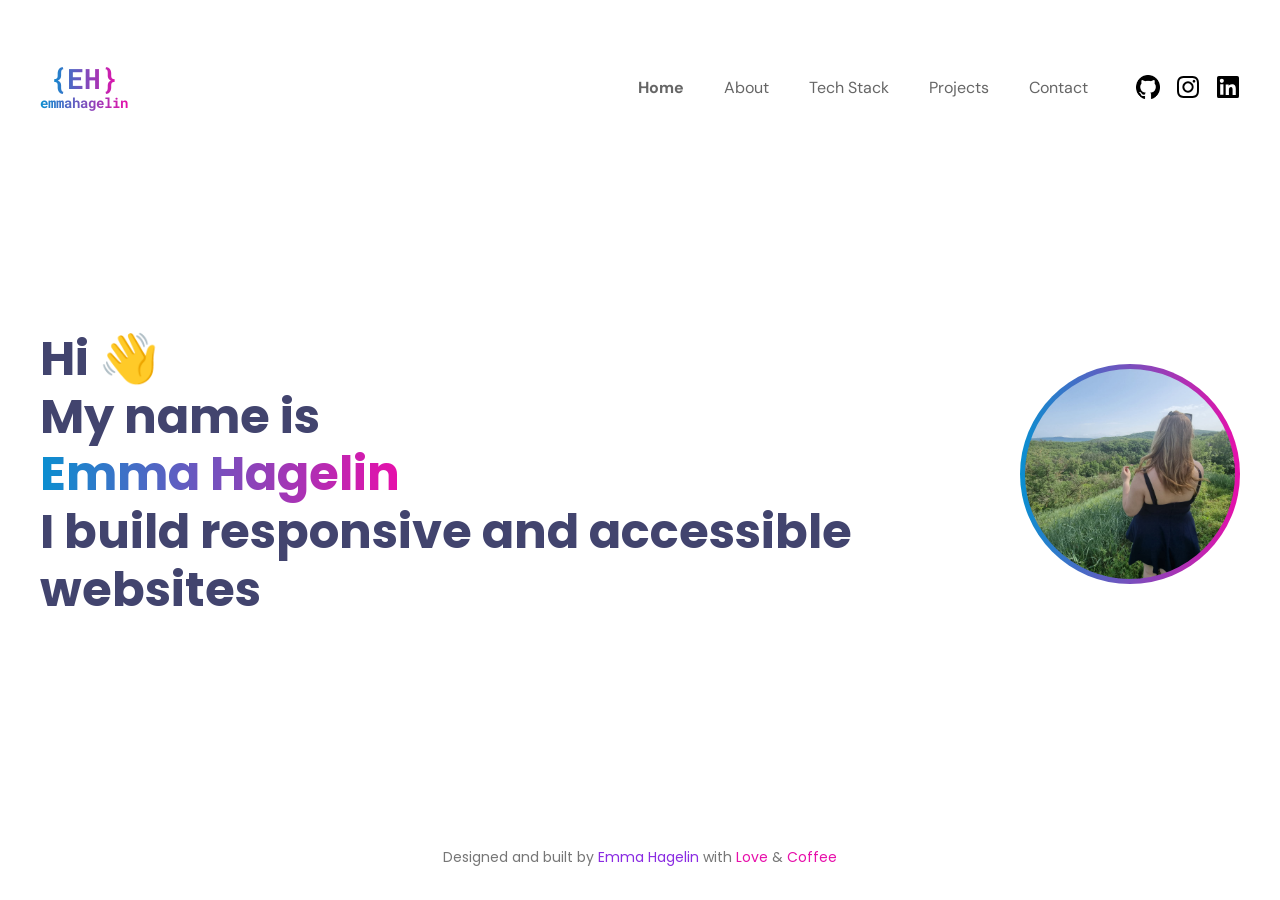
<file: index.html>
<!DOCTYPE html>
<html lang="en">
<head>
    <meta charset="UTF-8">
    <meta name="viewport" content="width=device-width, initial-scale=1.0">
    <title>Emma Hagelin - Home</title>
    <link rel="preconnect" href="https://fonts.googleapis.com">
    <link rel="preconnect" href="https://fonts.gstatic.com" crossorigin>
    <link href="https://fonts.googleapis.com/css2?family=DM+Sans:wght@400;500;700&family=Poppins:wght@400;500;700&family=Roboto+Mono:wght@700&display=swap" rel="stylesheet">
    <link rel="stylesheet" href="css/base.css">
    <link rel="stylesheet" href="css/home.css">
</head>
<body>
    <header class="site-header">
        <a href="index.html" class="logo" aria-label="Emma Hagelin - home">
            <span class="logo-mark text-gradient">{EH}</span>
            <span class="logo-name text-gradient">emmahagelin</span>
        </a>

        <details class="mobile-menu">
            <summary class="menu-toggle">
                <img src="images/menu.svg" alt="Menu">
            </summary>
            <nav aria-label="Main menu">
                <ul class="nav-list">
                    <li><a href="index.html" aria-current="page">Home</a></li>
                    <li><a href="about.html">About</a></li>
                    <li><a href="tech-stack.html">Tech Stack</a></li>
                    <li><a href="projects.html">Projects</a></li>
                    <li><a href="contact.html">Contact</a></li>
                </ul>
            </nav>
            <ul class="social-list">
                <li><a href="https://github.com/EmmaHagelin"><img src="images/github.png" alt="GitHub"></a></li>
                <li><a href="https://www.instagram.com/emman0101/"><img src="images/instagram.svg" alt="Instagram"></a></li>
                <li><a href="https://www.linkedin.com/in/emma-hagelin-818945179/"><img src="images/linkedin.svg" alt="LinkedIn"></a></li>
            </ul>
        </details>

        <div class="desktop-menu">
            <nav aria-label="Main menu">
                <ul class="nav-list">
                    <li><a href="index.html" aria-current="page">Home</a></li>
                    <li><a href="about.html">About</a></li>
                    <li><a href="tech-stack.html">Tech Stack</a></li>
                    <li><a href="projects.html">Projects</a></li>
                    <li><a href="contact.html">Contact</a></li>
                </ul>
            </nav>
            <ul class="social-list">
                <li><a href="https://github.com/EmmaHagelin"><img src="images/github.png" alt="GitHub"></a></li>
                <li><a href="https://www.instagram.com/emman0101/"><img src="images/instagram.svg" alt="Instagram"></a></li>
                <li><a href="https://www.linkedin.com/in/emma-hagelin-818945179/"><img src="images/linkedin.svg" alt="LinkedIn"></a></li>
            </ul>
        </div>
    </header>

    <main>
        <section class="hero">
            <h1 class="hero-title">
                <span class="hero-line">Hi <span aria-hidden="true">👋</span></span>
                <span class="hero-line">My name is</span>
                <span class="hero-line text-gradient">Emma Hagelin</span>
                <span class="hero-line">I build responsive and accessible websites</span>
            </h1>
            <img class="hero-image" src="images/hero-image.jpg" alt="Emma Hagelin seen from behind, looking out over a green valley">
        </section>
    </main>

    <footer class="site-footer">
        <p>
            Designed and built by <span class="footer-name">Emma Hagelin</span>
            with <span class="footer-highlight">Love</span> &amp;
            <span class="footer-highlight">Coffee</span>
        </p>
    </footer>
</body>
</html>
</file>
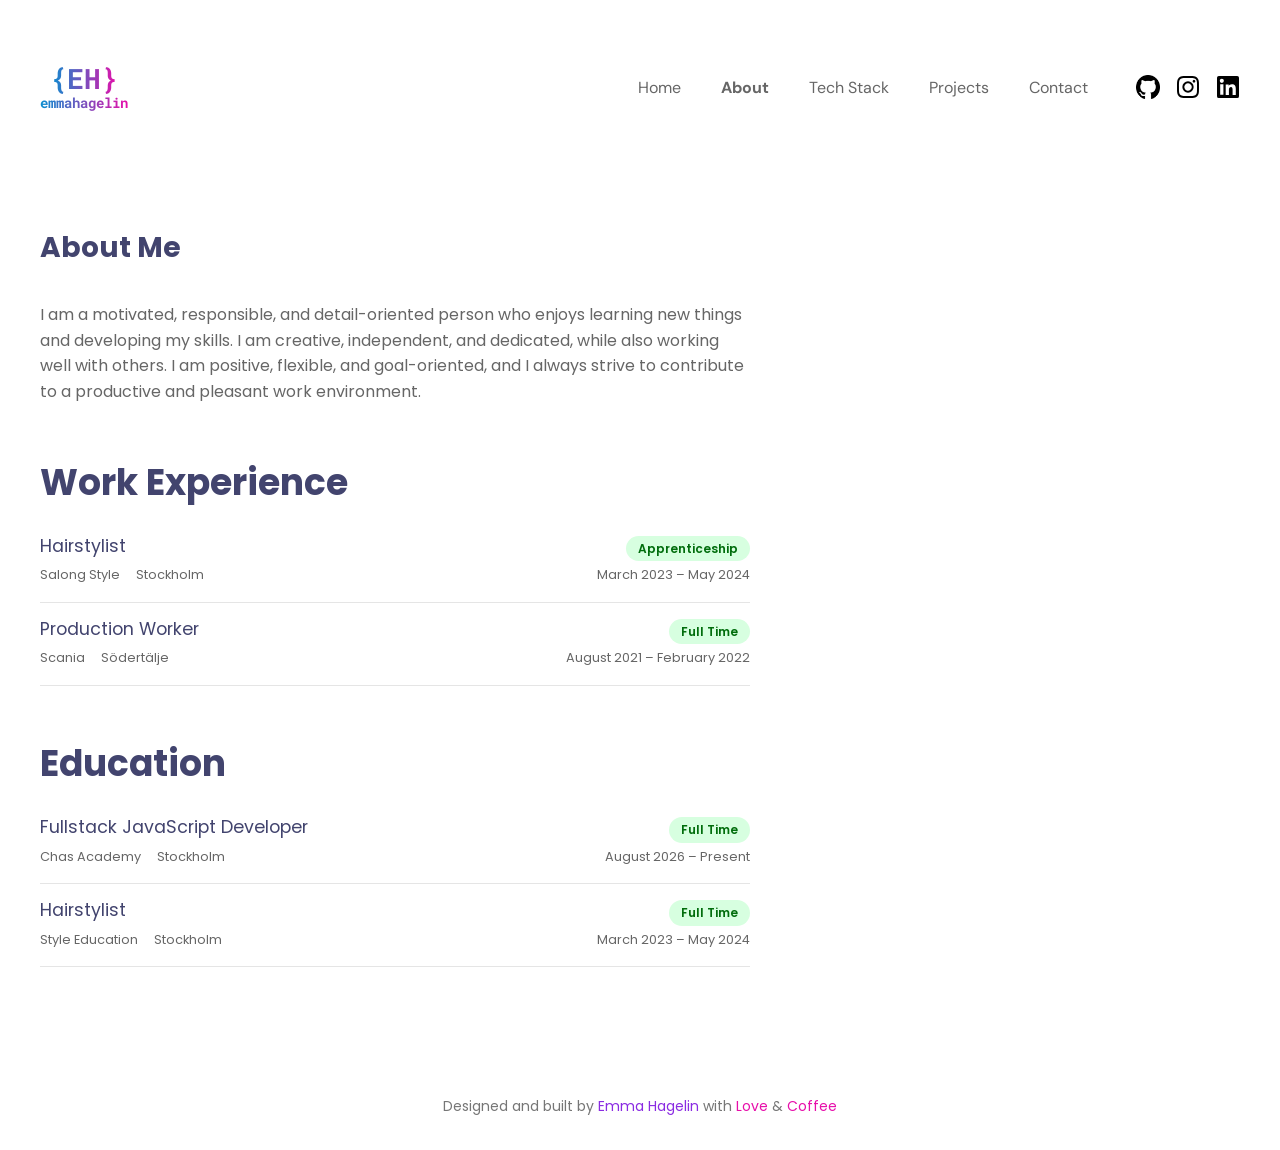
<file: about.html>
<!DOCTYPE html>
<html lang="en">
<head>
    <meta charset="UTF-8">
    <meta name="viewport" content="width=device-width, initial-scale=1.0">
    <title>Emma Hagelin - About</title>
    <link rel="preconnect" href="https://fonts.googleapis.com">
    <link rel="preconnect" href="https://fonts.gstatic.com" crossorigin>
    <link href="https://fonts.googleapis.com/css2?family=DM+Sans:wght@400;500;700&family=Poppins:wght@400;500;700&family=Roboto+Mono:wght@700&display=swap" rel="stylesheet">
    <link rel="stylesheet" href="css/base.css">
    <link rel="stylesheet" href="css/about.css">
</head>
<body>
    <header class="site-header">
        <a href="index.html" class="logo" aria-label="Emma Hagelin - home">
            <span class="logo-mark text-gradient">{EH}</span>
            <span class="logo-name text-gradient">emmahagelin</span>
        </a>

        <details class="mobile-menu">
            <summary class="menu-toggle">
                <img src="images/menu.svg" alt="Menu">
            </summary>
            <nav aria-label="Main menu">
                <ul class="nav-list">
                    <li><a href="index.html">Home</a></li>
                    <li><a href="about.html" aria-current="page">About</a></li>
                    <li><a href="tech-stack.html">Tech Stack</a></li>
                    <li><a href="projects.html">Projects</a></li>
                    <li><a href="contact.html">Contact</a></li>
                </ul>
            </nav>
            <ul class="social-list">
                <li><a target="_blank" rel="noopener noreferrer" href="https://github.com/EmmaHagelin"><img src="images/github.png" alt="GitHub (opens in a new tab)"></a></li>
                <li><a target="_blank" rel="noopener noreferrer" href="https://www.instagram.com/emman0101/"><img src="images/instagram.svg" alt="Instagram (opens in a new tab)"></a></li>
                <li><a target="_blank" rel="noopener noreferrer" href="https://www.linkedin.com/in/emma-hagelin-818945179/"><img src="images/linkedin.svg" alt="LinkedIn (opens in a new tab)"></a></li>
            </ul>
        </details>

        <div class="desktop-menu">
            <nav aria-label="Main menu">
                <ul class="nav-list">
                    <li><a href="index.html">Home</a></li>
                    <li><a href="about.html" aria-current="page">About</a></li>
                    <li><a href="tech-stack.html">Tech Stack</a></li>
                    <li><a href="projects.html">Projects</a></li>
                    <li><a href="contact.html">Contact</a></li>
                </ul>
            </nav>
            <ul class="social-list">
                <li><a target="_blank" rel="noopener noreferrer" href="https://github.com/EmmaHagelin"><img src="images/github.png" alt="GitHub (opens in a new tab)"></a></li>
                <li><a target="_blank" rel="noopener noreferrer" href="https://www.instagram.com/emman0101/"><img src="images/instagram.svg" alt="Instagram (opens in a new tab)"></a></li>
                <li><a target="_blank" rel="noopener noreferrer" href="https://www.linkedin.com/in/emma-hagelin-818945179/"><img src="images/linkedin.svg" alt="LinkedIn (opens in a new tab)"></a></li>
            </ul>
        </div>
    </header>

    <main>
        <section class="about-intro">
            <h1>About Me</h1>
            <p>I am a motivated, responsible, and detail-oriented person who enjoys learning new things and developing my skills.
                I am creative, independent, and dedicated, while also working well with others.
                I am positive, flexible, and goal-oriented, and I always strive to contribute to a productive and pleasant work environment.</p>
        </section>

        <section class="timeline-section">
            <h2>Work Experience</h2>
            <ul class="timeline">
                <li class="timeline-item">
                    <h3 class="timeline-title">Hairstylist</h3>
                    <span class="timeline-badge">Apprenticeship</span>
                    <p class="timeline-place">Salong Style</p>
                    <p class="timeline-location">Stockholm</p>
                    <p class="timeline-date">
                        <time datetime="2023-03">March 2023</time> – <time datetime="2024-05">May 2024</time>
                    </p>
                </li>
                <li class="timeline-item">
                    <h3 class="timeline-title">Production Worker</h3>
                    <span class="timeline-badge">Full Time</span>
                    <p class="timeline-place">Scania</p>
                    <p class="timeline-location">Södertälje</p>
                    <p class="timeline-date">
                        <time datetime="2021-08">August 2021</time> – <time datetime="2022-02">February 2022</time>
                    </p>
                </li>
            </ul>
        </section>

        <section class="timeline-section">
            <h2>Education</h2>
            <ul class="timeline">
                <li class="timeline-item">
                    <h3 class="timeline-title">Fullstack JavaScript Developer</h3>
                    <span class="timeline-badge">Full Time</span>
                    <p class="timeline-place">Chas Academy</p>
                    <p class="timeline-location">Stockholm</p>
                    <p class="timeline-date">
                        <time datetime="2026-08">August 2026</time> – Present
                    </p>
                </li>
                <li class="timeline-item">
                    <h3 class="timeline-title">Hairstylist</h3>
                    <p class="timeline-place">Style Education</p>
                    <span class="timeline-badge">Full Time</Time></span>
                    <p class="timeline-location">Stockholm</p>
                    <p class="timeline-date">
                        <time datetime="2023-03">March 2023</time> – <time datetime="2024-05">May 2024</time>
                    </p>
                </li>
            </ul>
        </section>
    </main>

    <footer class="site-footer">
        <p>
            Designed and built by <span class="footer-name">Emma Hagelin</span>
            with <span class="footer-highlight">Love</span> &amp;
            <span class="footer-highlight">Coffee</span>
        </p>
    </footer>
</body>
</html>
</file>
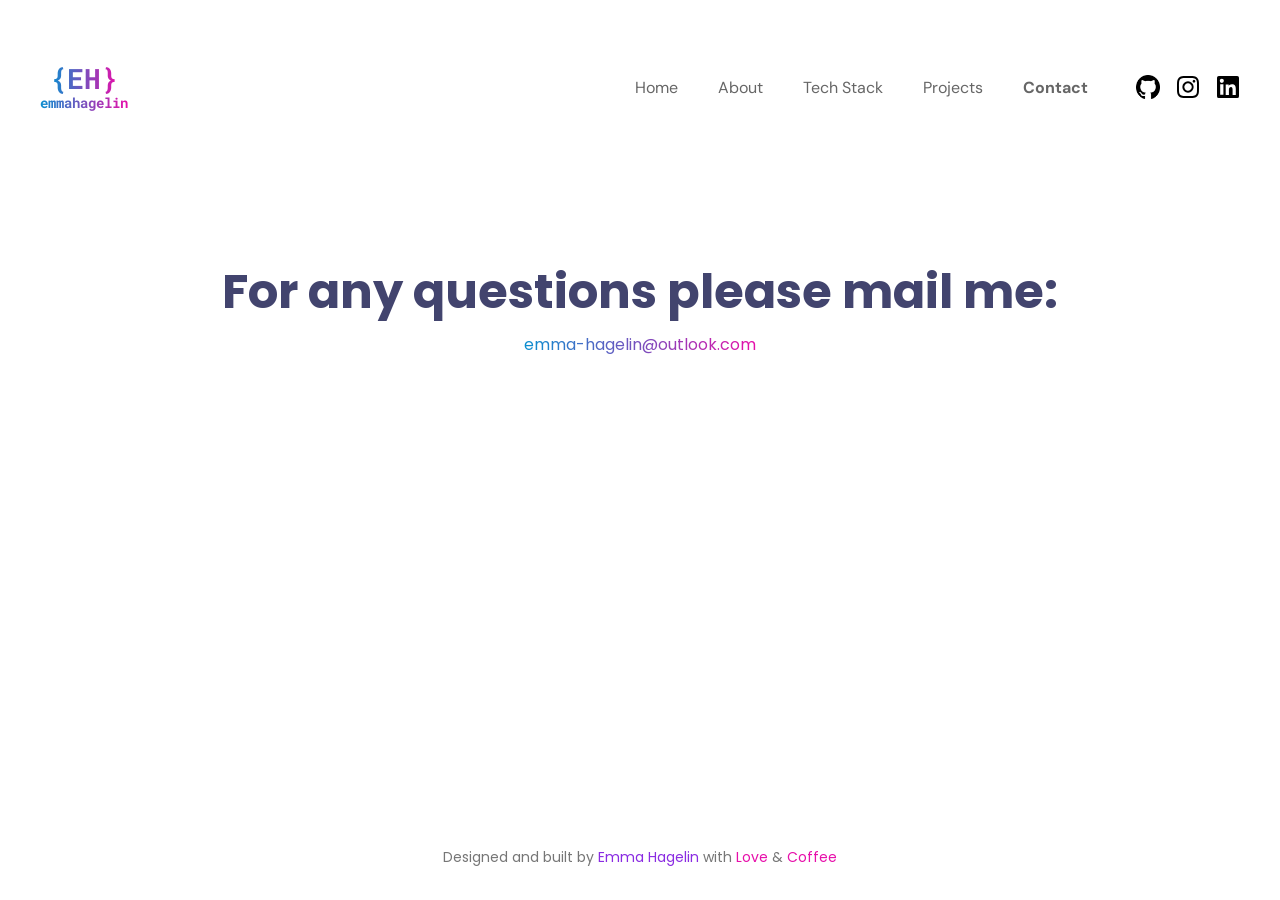
<file: contact.html>
<!DOCTYPE html>
<html lang="en">
<head>
    <meta charset="UTF-8">
    <meta name="viewport" content="width=device-width, initial-scale=1.0">
    <title>Emma Hagelin - Contact</title>
    <link rel="preconnect" href="https://fonts.googleapis.com">
    <link rel="preconnect" href="https://fonts.gstatic.com" crossorigin>
    <link href="https://fonts.googleapis.com/css2?family=DM+Sans:wght@400;500;700&family=Poppins:wght@400;500;700&family=Roboto+Mono:wght@700&display=swap" rel="stylesheet">
    <link rel="stylesheet" href="css/base.css">
    <link rel="stylesheet" href="css/contact.css">
</head>
<body>
    <header class="site-header">
        <a href="index.html" class="logo" aria-label="Emma Hagelin - home">
            <span class="logo-mark text-gradient">{EH}</span>
            <span class="logo-name text-gradient">emmahagelin</span>
        </a>

        <details class="mobile-menu">
            <summary class="menu-toggle">
                <img src="images/menu.svg" alt="Menu">
            </summary>
            <nav aria-label="Main menu">
                <ul class="nav-list">
                    <li><a href="index.html">Home</a></li>
                    <li><a href="about.html">About</a></li>
                    <li><a href="tech-stack.html">Tech Stack</a></li>
                    <li><a href="projects.html">Projects</a></li>
                    <li><a href="contact.html" aria-current="page">Contact</a></li>
                </ul>
            </nav>
            <ul class="social-list">
                <li><a href="https://github.com/EmmaHagelin"><img src="images/github.png" alt="GitHub"></a></li>
                <li><a href="https://www.instagram.com/emman0101/"><img src="images/instagram.svg" alt="Instagram"></a></li>
                <li><a href="https://www.linkedin.com/in/emma-hagelin-818945179/"><img src="images/linkedin.svg" alt="LinkedIn"></a></li>
            </ul>
        </details>

        <div class="desktop-menu">
            <nav aria-label="Main menu">
                <ul class="nav-list">
                    <li><a href="index.html">Home</a></li>
                    <li><a href="about.html">About</a></li>
                    <li><a href="tech-stack.html">Tech Stack</a></li>
                    <li><a href="projects.html">Projects</a></li>
                    <li><a href="contact.html" aria-current="page">Contact</a></li>
                </ul>
            </nav>
            <ul class="social-list">
                <li><a href="https://github.com/EmmaHagelin"><img src="images/github.png" alt="GitHub"></a></li>
                <li><a href="https://www.instagram.com/emman0101/"><img src="images/instagram.svg" alt="Instagram"></a></li>
                <li><a href="https://www.linkedin.com/in/emma-hagelin-818945179/"><img src="images/linkedin.svg" alt="LinkedIn"></a></li>
            </ul>
        </div>
    </header>

  <main>
        <section class="contact">
            <h1 class="contact-title">For any questions please mail me:</h1>
            <a class="contact-link text-gradient" href="mailto:emma-hagelin@outlook.com">emma-hagelin@outlook.com</a>
        </section>
    </main>

    <footer class="site-footer">
        <p>
            Designed and built by <span class="footer-name">Emma Hagelin</span>
            with <span class="footer-highlight">Love</span> &amp;
            <span class="footer-highlight">Coffee</span>
        </p>
    </footer>
</body>
</html>
</file>
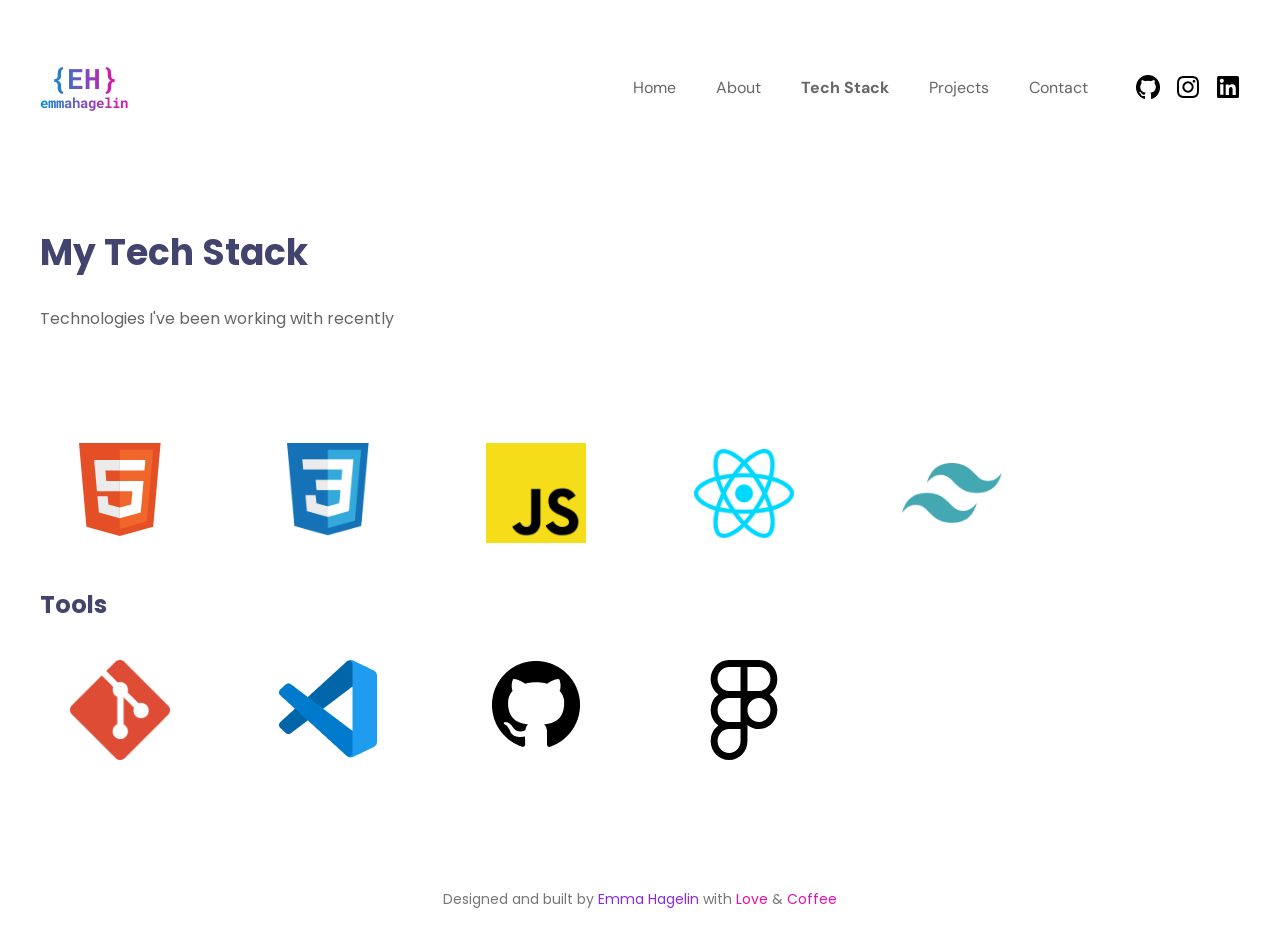
<file: tech-stack.html>
<!DOCTYPE html>
<html lang="en">
<head>
    <meta charset="UTF-8">
    <meta name="viewport" content="width=device-width, initial-scale=1.0">
    <title>Emma Hagelin - Tech Stack</title>
    <link rel="preconnect" href="https://fonts.googleapis.com">
    <link rel="preconnect" href="https://fonts.gstatic.com" crossorigin>
    <link href="https://fonts.googleapis.com/css2?family=DM+Sans:wght@400;500;700&family=Poppins:wght@400;500;700&family=Roboto+Mono:wght@700&display=swap" rel="stylesheet">
    <link rel="stylesheet" href="css/base.css">
    <link rel="stylesheet" href="css/tech-stack.css">
</head>
<body>
    <header class="site-header">
        <a href="index.html" class="logo" aria-label="Emma Hagelin - home">
            <span class="logo-mark text-gradient">{EH}</span>
            <span class="logo-name text-gradient">emmahagelin</span>
        </a>

        <details class="mobile-menu">
            <summary class="menu-toggle">
                <img src="images/menu.svg" alt="Menu">
            </summary>
            <nav aria-label="Main menu">
                <ul class="nav-list">
                    <li><a href="index.html">Home</a></li>
                    <li><a href="about.html">About</a></li>
                    <li><a href="tech-stack.html" aria-current="page">Tech Stack</a></li>
                    <li><a href="projects.html">Projects</a></li>
                    <li><a href="contact.html">Contact</a></li>
                </ul>
            </nav>
            <ul class="social-list">
                <li><a href="https://github.com/EmmaHagelin"><img src="images/github.png" alt="GitHub"></a></li>
                <li><a href="https://www.instagram.com/emman0101/"><img src="images/instagram.svg" alt="Instagram"></a></li>
                <li><a href="https://www.linkedin.com/in/emma-hagelin-818945179/"><img src="images/linkedin.svg" alt="LinkedIn"></a></li>
            </ul>
        </details>

        <div class="desktop-menu">
            <nav aria-label="Main menu">
                <ul class="nav-list">
                    <li><a href="index.html">Home</a></li>
                    <li><a href="about.html">About</a></li>
                    <li><a href="tech-stack.html" aria-current="page">Tech Stack</a></li>
                    <li><a href="projects.html">Projects</a></li>
                    <li><a href="contact.html">Contact</a></li>
                </ul>
            </nav>
            <ul class="social-list">
                <li><a href="https://github.com/EmmaHagelin"><img src="images/github.png" alt="GitHub"></a></li>
                <li><a href="https://www.instagram.com/emman0101/"><img src="images/instagram.svg" alt="Instagram"></a></li>
                <li><a href="https://www.linkedin.com/in/emma-hagelin-818945179/"><img src="images/linkedin.svg" alt="LinkedIn"></a></li>
            </ul>
        </div>
    </header>

 <main>
        <section class="page-intro">
            <h1>My Tech Stack</h1>
            <p>Technologies I've been working with recently</p>
        </section>

        <ul class="tech-grid">
            <li><img src="images/html5.svg" alt="HTML5"></li>
            <li><img src="images/css.png" alt="CSS"></li>
            <li><img src="images/javascript.png" alt="Javascript"></li>
            <li><img src="images/react.png" alt="React"></li>
            <li><img src="images/tailwind.png" alt="Tailwind"></li>
            
        </ul>

        <section class="tech-section">
            <h2>Tools</h2>
            <ul class="tech-grid">
                <li><img src="images/git.png" alt="Git"></li>
                <li><img src="images/vscode.png" alt="VSCode"></li>
                <li><img src="images/github.png" alt="GitHub"></li>
                <li><img src="images/figma.svg" alt="Figma"></li>
                
            </ul>
        </section>
    </main>

    <footer class="site-footer">
        <p>
            Designed and built by <span class="footer-name">Emma Hagelin</span>
            with <span class="footer-highlight">Love</span> &amp;
            <span class="footer-highlight">Coffee</span>
        </p>
    </footer>
</body>
</html>
</file>
<file: css/base.css>
:root {
    --content-width: 1248px;
    --color-heading: #42446e;
    --color-text:#666666;
    --color-muted: #767676;
    --color-background: #ffffff;
    --color-badge-bg: #d7ffe0;
    --gradient: linear-gradient(90deg, #0a8fd0, #e70faa);
    --color-accent-purple: #8a2be2;
    --color-accent-pink: #e70faa;
    --color-border: #e5e5e5;
    --color-badge-text: #016d0c;
    --color-focus: #0a8fd0;
}
/*
@media  (prefers-color-scheme: dark) {
    :root {
        --color-heading: #e6e6f0;
        --color-text: #b8b8c4;
        --color-muted: #9a9aa6;
        --color-background: #121218;
        --color-border: #2e2e38;
        --color-badge-bg: #1f3d26;
        --color-badge-text: #a8f0b4;
        --color-acent-purple: #c58cff;
        --color-focus: #4cc3ff;
        --gradient: linear-gradient(90deg, #4cc3ff, #ff5cc8)
    }

    .social-list img,
    .menu-toggle img {
        filter: invert(1);
    }
}
*/
*,
*::before,
*::after {
    box-sizing: border-box;
}

body {
    margin: 0;
    font-family: "Poppins", Arial, sans-serif;
    color: var(--color-text);
    background-color: var(--color-background);
    line-height: 1.6;
    min-height: 100vh;
    display: flex;
    flex-direction: column;
}

main {
    flex: 1;
    width: 100%;
    max-width: var(--content-width);
    margin: 0 auto;
    padding: 2.5rem 1.5rem 4rem;
}

img {
    display: block;
    max-width: 100%;
}

h1,
h2,
h3 {
    margin: 0;
    color: var(--color-heading);
    line-height: 1.2;
}

:focus-visible {
    outline: 3px solid var(--color-focus)
    outline-offset: 3px;
}

.text-gradient {
    background: var(--gradient);
    -webkit-background-clip: text;
    background-clip: text;
    color: transparent;
}

 /* Header */

.site-header {
    position: relative;
    display: flex;
    flex-wrap: wrap;
    justify-content: space-between;
    align-items: center;
    width: 100%;
    max-width: var(--content-width);
    margin: 0 auto;
    padding: 1.5rem;
}

.logo {
    display: flex;
    flex-direction: column;
    align-items: center;
    font-family: "Roboto Mono", monospace;
    font-weight: 700;
    line-height: 1.1;
    text-decoration: none;
}

.logo-mark {
    font-size: 1.75rem;
}

.logo-name {
    font-size: 0.9rem;
}

.desktop-menu {
    display: none;
}

.mobile-menu {
    width: 100%;
}

.menu-toggle {
    position: absolute;
    top: 1.5rem;
    right: 1.5rem;
    list-style: none;
    cursor: pointer;
}

.menu-toggle::-webkit-details-marker {
    display: none;
}

.menu-toggle img {
    width: 28px;
}

.nav-list,
.social-list {
    list-style: none;
    margin: 0;
    padding: 0;
    display: flex;
}

.nav-list a {
    font-family: "DM Sans", Arial, sans-serif;
    color: var(--color-text);
    text-decoration: none;
}

.nav-list a:hover {
    text-decoration: underline;
}

.nav-list a[aria-current="page"] {
    font-weight: 700;
}

.nav-list img {
    width: 24px;
}

.social-list {
    list-style: none;
    margin: 0;
    padding: 0;
    display: flex;
}


.social-list img {
    width: 24px;
}

.mobile-menu .nav-list {
    flex-direction: column;
    align-items: center;
    gap: 0.5rem;
    margin-top: 1rem;
}

.mobile-menu .social-list {
    justify-content: space-evenly;
    margin-top: 1.5rem;
}
 /* Footer*/ 

.site-footer {
    padding: 2rem 1.5rem;
    text-align: center;
    font-size: 0.875rem;
    color: var(--color-muted);
}

.site-footer p {
    margin: 0;
}

.footer-name {
    color: var(--color-accent-purple);
}

.footer-highlight {
    color: var(--color-accent-pink);
}

/* Gemensamma klasser */

.page-intro h1 {
    font-size: 1.75rem;
}

.page-intro p {
    margin: 0.5rem 0 0;
}

.visually-hidden {
    position: absolute;
    width: 1px;
    height: 1px;
    margin: -1px;
    padding: 0;
    overflow: hidden;
    clip: rect(0, 0, 0, 0);
    white-space: nowrap;
    border: 0;
}

/* Desktop */

@media (min-width: 900px) {
    .site-header {
        padding: 4rem 1.5rem 0;
    }

    .mobile-menu {
        display: none;
        }

    .desktop-menu {
        display: flex;
        align-items: center;
        gap: 3rem;
    }

    .desktop-menu .nav-list {
        gap: 2.5rem;
    }

    .desktop-menu .social-list {
        gap: 1rem;
    }
    main { 
        padding: 7.5rem 1.5rem 6rem;
    }

    .page-intro h1 {
        font-size: 2.25rem;
    }

    .page-intro p {
        margin-top: 2rem;
    }
}
</file>
<file: css/home.css>
.hero {
    display: flex;
    flex-direction: column;
    gap: 2rem;
}

.hero-title {
    font-size: 1.75rem;
}

.hero-line {
    display: block;
    width: fit-content;
}

.hero-image {
    width: 220px;
    aspect-ratio: 1;
    object-fit: cover;
    border-radius: 50%;
    padding: 5px;
    background: var(--gradient);
}

@media (min-width: 900px) {
    main {
        display: flex;
        align-items: center;
    }

    .hero {
        flex: 1;
        flex-direction: row;
        justify-content: space-between;
        align-items: center;
    }

    .hero-title {
        font-size: 3rem;
    }
}
</file>
<file: css/about.css>
.about-intro,
.timeline-section {
    max-width: 710px;
}

.about-intro h1,
.timeline-section h2 {
    font-size: 1.75rem;
    margin-bottom: 1.5 rem;
}

.about-intro p {
    margin: 1 rem 0 0;
}

.timeline-section {
    margin-top: 3.5rem;
}

.timeline {
    list-style: none;
    margin: 0;
    padding: 0;
}

.timeline-item {
    display: grid;
    grid-template-columns: 1fr auto;
    grid-template-areas: 
    "title  badge" 
    "place   date"  
    "location .";
    column-gap: 1rem;
    row-gap: 0.25rem;
    padding: 1rem 0;
    border-bottom: 1px solid var(--color-border);
}

.timeline-title { grid-area: title; }
.timeline-badge { grid-area: badge; }
.timeline-place { grid-area: place; }
.timeline-location { grid-area: location; }
.timeline-data { grid-area: date; }

.timeline-item p {
    margin: 0;
    font-size: 0.8rem;
}

.timeline-title {
    font-size: 1.1rem;
    font-weight: 400;
}

.timeline-badge {
    justify-self: end;
    align-self: start;
    padding: 0.2rem 0.75rem;
    border-radius: 999px;
    background-color: var(--color-badge-bg);
    color: var(--color-badge-text);
    font-size: 0.75rem;
    font-weight: 600;
}

.timeline-date {
    justify-self: end;
}

@media (min-width: 900px) {
    .about-intro h1 {
        margin-bottom: 2.375rem;
    }

    .timeline-section h2 {
        font-size: 2.25rem;
        margin-bottom: 1rem;
    }
    
    .timeline-section {
        margin-top: 2.375;
    }

    .timeline-item {
        grid-template-columns: auto 1fr auto;
        grid-template-areas: 
        "title title  badge"
        "place location date";
    }
}
</file>
<file: css/contact.css>
.contact {
    display: flex;
    flex-direction: column;
    align-items: center;
    gap: 0.75rem;
    padding: 2rem 0;
    text-align: center;
}

.contact-title {
    font-size: 1.5rem;
}

.conact-link {
    font-size: 1.25rem;
    font-weight: 700;
    text-decoration: none;
    overflow-wrap: anywhere;
}

.conact-link:hover {
    text-decoration: underline;
    text-decoration-color: var(--color-accent-pink);
}

@media (min-width: 900px) {
    .conact {
        padding: 4.5rem 0 0;
    }

    .contact-title,
    .conact-link {
        font-size: 3rem;
    }
}
</file>
<file: css/tech-stack.css>
.tech-grid {
    list-style: none;
    margin: 2.5rem 0 0;
    padding: 0;
    display: grid;
    grid-template-columns: repeat(4, 1fr);
    gap: 1.5rem 1rem;
    justify-items: center;
}

.tech-grid img {
    width: 100%;
    max-width: 100px;
    aspect-ratio: 1;
    object-fit: contain;
}

.tech-section {
    margin-top: 3rem;
}

.tech-section h2 {
    font-size: 1.5rem;
}

@media (min-width: 900px) {
    .tech-grid {
        grid-template-columns: repeat(6, 1fr);
        gap: 3rem;
        margin-top: 7rem;
    }

    .tech-section .tech-grid {
        margin-top: 2.5rem;
    }
}
</file>
